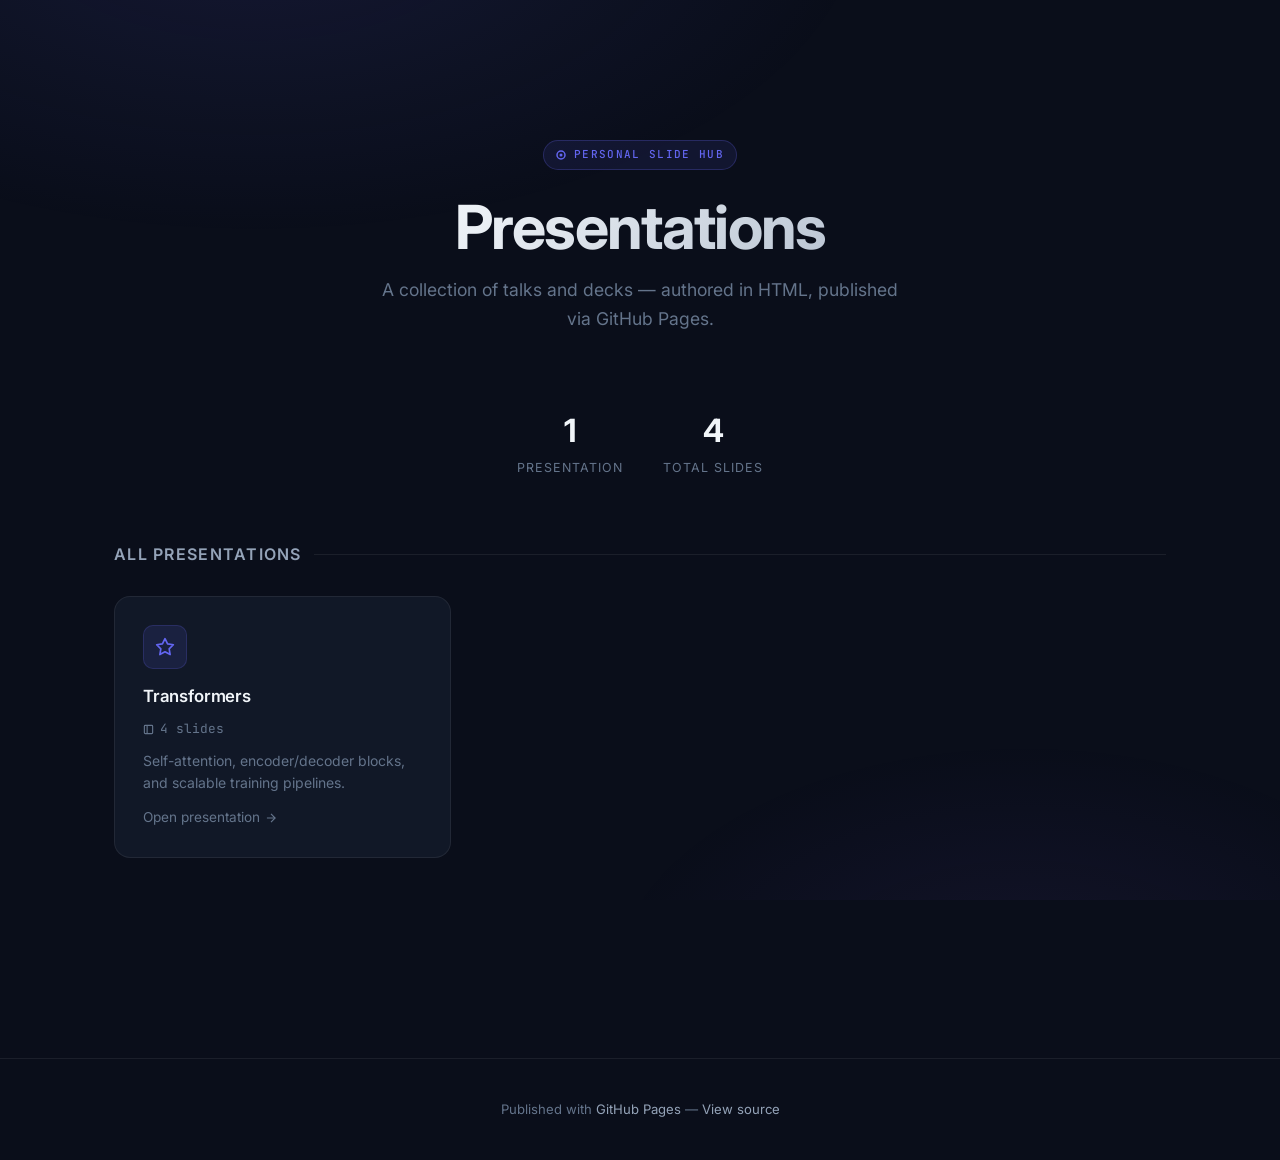
<file: index.html>
<!doctype html>
<html lang="en">
<head>
  <meta charset="utf-8">
  <meta name="viewport" content="width=device-width,initial-scale=1">
  <title>Presentations</title>
  <link rel="preconnect" href="https://fonts.googleapis.com">
  <link href="https://fonts.googleapis.com/css2?family=Inter:wght@400;500;600;700&family=JetBrains+Mono:wght@400;500&display=swap" rel="stylesheet">
  <style>
    *, *::before, *::after { box-sizing: border-box; margin: 0; padding: 0; }

    :root {
      --bg: #0a0e1a;
      --surface: #111827;
      --surface-hover: #1a2035;
      --border: rgba(255,255,255,0.07);
      --accent: #6366f1;
      --accent-glow: rgba(99,102,241,0.25);
      --text: #f1f5f9;
      --text-muted: #64748b;
      --text-dim: #94a3b8;
    }

    body {
      font-family: 'Inter', system-ui, sans-serif;
      background: var(--bg);
      color: var(--text);
      min-height: 100vh;
      line-height: 1.6;
    }

    /* ── Background texture ── */
    body::before {
      content: '';
      position: fixed;
      inset: 0;
      background:
        radial-gradient(ellipse 80% 60% at 20% -10%, rgba(99,102,241,0.12) 0%, transparent 60%),
        radial-gradient(ellipse 60% 50% at 80% 110%, rgba(139,92,246,0.08) 0%, transparent 55%);
      pointer-events: none;
      z-index: 0;
    }

    .container {
      position: relative;
      z-index: 1;
      max-width: 1100px;
      margin: 0 auto;
      padding: 80px 24px 120px;
    }

    /* ── Hero ── */
    .hero {
      text-align: center;
      padding: 60px 0 72px;
    }

    .hero-eyebrow {
      display: inline-flex;
      align-items: center;
      gap: 8px;
      font-family: 'JetBrains Mono', monospace;
      font-size: 11px;
      font-weight: 500;
      letter-spacing: 0.12em;
      text-transform: uppercase;
      color: var(--accent);
      background: rgba(99,102,241,0.1);
      border: 1px solid rgba(99,102,241,0.25);
      padding: 5px 12px;
      border-radius: 100px;
      margin-bottom: 24px;
    }

    .hero-eyebrow svg { flex-shrink: 0; }

    .hero h1 {
      font-size: clamp(2.4rem, 6vw, 3.8rem);
      font-weight: 700;
      letter-spacing: -0.03em;
      line-height: 1.1;
      margin-bottom: 16px;
      background: linear-gradient(135deg, #f1f5f9 30%, #94a3b8 100%);
      -webkit-background-clip: text;
      -webkit-text-fill-color: transparent;
      background-clip: text;
    }

    .hero p {
      font-size: 1.1rem;
      color: var(--text-muted);
      max-width: 520px;
      margin: 0 auto;
    }

    /* ── Stats bar ── */
    .stats {
      display: flex;
      justify-content: center;
      gap: 40px;
      margin-bottom: 64px;
    }

    .stat { text-align: center; }
    .stat-value {
      font-size: 2rem;
      font-weight: 700;
      color: var(--text);
      letter-spacing: -0.03em;
    }
    .stat-label {
      font-size: 0.78rem;
      text-transform: uppercase;
      letter-spacing: 0.08em;
      color: var(--text-muted);
      margin-top: 2px;
    }

    /* ── Section header ── */
    .section-header {
      display: flex;
      align-items: center;
      gap: 12px;
      margin-bottom: 28px;
    }

    .section-header h2 {
      font-size: 1rem;
      font-weight: 600;
      color: var(--text-dim);
      text-transform: uppercase;
      letter-spacing: 0.08em;
    }

    .section-header::after {
      content: '';
      flex: 1;
      height: 1px;
      background: var(--border);
    }

    /* ── Grid ── */
    .grid {
      display: grid;
      grid-template-columns: repeat(auto-fill, minmax(280px, 1fr));
      gap: 20px;
    }

    .card {
      background: var(--surface);
      border: 1px solid var(--border);
      border-radius: 16px;
      padding: 28px;
      text-decoration: none;
      color: inherit;
      transition: transform 0.2s ease, border-color 0.2s ease, box-shadow 0.2s ease, background 0.2s ease;
      display: flex;
      flex-direction: column;
      gap: 10px;
      position: relative;
      overflow: hidden;
    }

    .card::before {
      content: '';
      position: absolute;
      inset: 0;
      border-radius: 16px;
      opacity: 0;
      background: radial-gradient(circle at 50% 0%, var(--accent-glow), transparent 70%);
      transition: opacity 0.3s ease;
    }

    .card:hover {
      transform: translateY(-3px);
      border-color: rgba(99,102,241,0.35);
      box-shadow: 0 8px 40px rgba(99,102,241,0.12), 0 2px 8px rgba(0,0,0,0.3);
      background: var(--surface-hover);
    }

    .card:hover::before { opacity: 1; }

    .card-icon {
      width: 44px;
      height: 44px;
      border-radius: 10px;
      background: rgba(99,102,241,0.12);
      border: 1px solid rgba(99,102,241,0.2);
      display: flex;
      align-items: center;
      justify-content: center;
      margin-bottom: 4px;
    }

    .card-icon svg { color: var(--accent); }

    .card-name {
      font-size: 1.05rem;
      font-weight: 600;
      color: var(--text);
      letter-spacing: -0.01em;
    }

    .card-meta {
      display: flex;
      align-items: center;
      gap: 6px;
      font-size: 0.8rem;
      color: var(--text-muted);
      font-family: 'JetBrains Mono', monospace;
    }

    .card-desc {
      font-size: 0.875rem;
      color: var(--text-muted);
      line-height: 1.55;
      flex: 1;
    }

    .card-arrow {
      margin-top: 4px;
      color: var(--text-muted);
      font-size: 0.85rem;
      display: flex;
      align-items: center;
      gap: 4px;
      transition: color 0.2s, gap 0.2s;
    }

    .card:hover .card-arrow {
      color: var(--accent);
      gap: 8px;
    }

    /* ── Empty state ── */
    .empty {
      text-align: center;
      padding: 60px 20px;
      color: var(--text-muted);
    }

    /* ── Footer ── */
    footer {
      position: relative;
      z-index: 1;
      text-align: center;
      padding: 40px 24px;
      border-top: 1px solid var(--border);
      color: var(--text-muted);
      font-size: 0.82rem;
      margin-top: 80px;
    }

    footer a { color: var(--text-dim); text-decoration: none; }
    footer a:hover { color: var(--accent); }

    /* ── Responsive ── */
    @media (max-width: 600px) {
      .hero { padding: 40px 0 56px; }
      .stats { gap: 24px; }
      .stat-value { font-size: 1.6rem; }
    }
  </style>
</head>
<body>
  <div class="container">
    <!-- Hero -->
    <section class="hero">
      <div class="hero-eyebrow">
        <svg width="10" height="10" viewBox="0 0 10 10" fill="none">
          <circle cx="5" cy="5" r="4" stroke="currentColor" stroke-width="1.5"/>
          <circle cx="5" cy="5" r="1.5" fill="currentColor"/>
        </svg>
        Personal Slide Hub
      </div>
      <h1>Presentations</h1>
      <p>A collection of talks and decks — authored in HTML, published via GitHub Pages.</p>
    </section>

    <!-- Stats -->
    <div class="stats">
      <div class="stat">
        <div class="stat-value" id="count">—</div>
        <div class="stat-label">Presentation<span id="plural"></span></div>
      </div>
      <div class="stat">
        <div class="stat-value" id="slides-count">—</div>
        <div class="stat-label">Total Slide<span id="slides-plural"></span></div>
      </div>
    </div>

    <!-- Grid -->
    <div class="section-header"><h2>All Presentations</h2></div>
    <div class="grid" id="grid"></div>

    <!-- Empty state -->
    <div class="empty" id="empty" style="display:none">
      <p>No presentations yet. Add a folder to <code>presentations/</code> and push to main.</p>
    </div>
  </div>

  <footer>
    Published with <a href="https://pages.github.com">GitHub Pages</a> &mdash;
    <a href="https://github.com/jakobgetz/presentations">View source</a>
  </footer>

  <script>
    const presentations = [
      {
        name: 'Transformers',
        desc: 'Self-attention, encoder/decoder blocks, and scalable training pipelines.',
        icon: `<svg width="20" height="20" viewBox="0 0 24 24" fill="none" stroke="currentColor" stroke-width="2" stroke-linecap="round" stroke-linejoin="round"><polygon points="12 2 15.09 8.26 22 9.27 17 14.14 18.18 21.02 12 17.77 5.82 21.02 7 14.14 2 9.27 8.91 8.26 12 2"/></svg>`,
        href: 'presentations/transformers/',
        slides: 4
      }
    ];

    function render() {
      const grid = document.getElementById('grid');
      const empty = document.getElementById('empty');
      const countEl = document.getElementById('count');
      const slidesCountEl = document.getElementById('slides-count');
      const plural = document.getElementById('plural');
      const slidesPlural = document.getElementById('slides-plural');

      countEl.textContent = presentations.length;
      plural.textContent = presentations.length !== 1 ? 's' : '';
      const totalSlides = presentations.reduce((s, p) => s + (p.slides || 0), 0);
      slidesCountEl.textContent = totalSlides;
      slidesPlural.textContent = totalSlides !== 1 ? 's' : '';

      if (!presentations.length) {
        grid.style.display = 'none';
        empty.style.display = 'block';
        return;
      }

      grid.innerHTML = presentations.map(p => `
        <a href="${p.href}" class="card">
          <div class="card-icon">${p.icon}</div>
          <div class="card-name">${p.name}</div>
          <div class="card-meta">
            <svg width="11" height="11" viewBox="0 0 24 24" fill="none" stroke="currentColor" stroke-width="2.5"><rect x="3" y="3" width="18" height="18" rx="2"/><line x1="9" y1="3" x2="9" y2="21"/></svg>
            ${p.slides || '?'} slides
          </div>
          <div class="card-desc">${p.desc}</div>
          <div class="card-arrow">
            Open presentation
            <svg width="14" height="14" viewBox="0 0 24 24" fill="none" stroke="currentColor" stroke-width="2"><line x1="5" y1="12" x2="19" y2="12"/><polyline points="12 5 19 12 12 19"/></svg>
          </div>
        </a>
      `).join('');
    }

    render();
  </script>
</body>
</html>
</file>
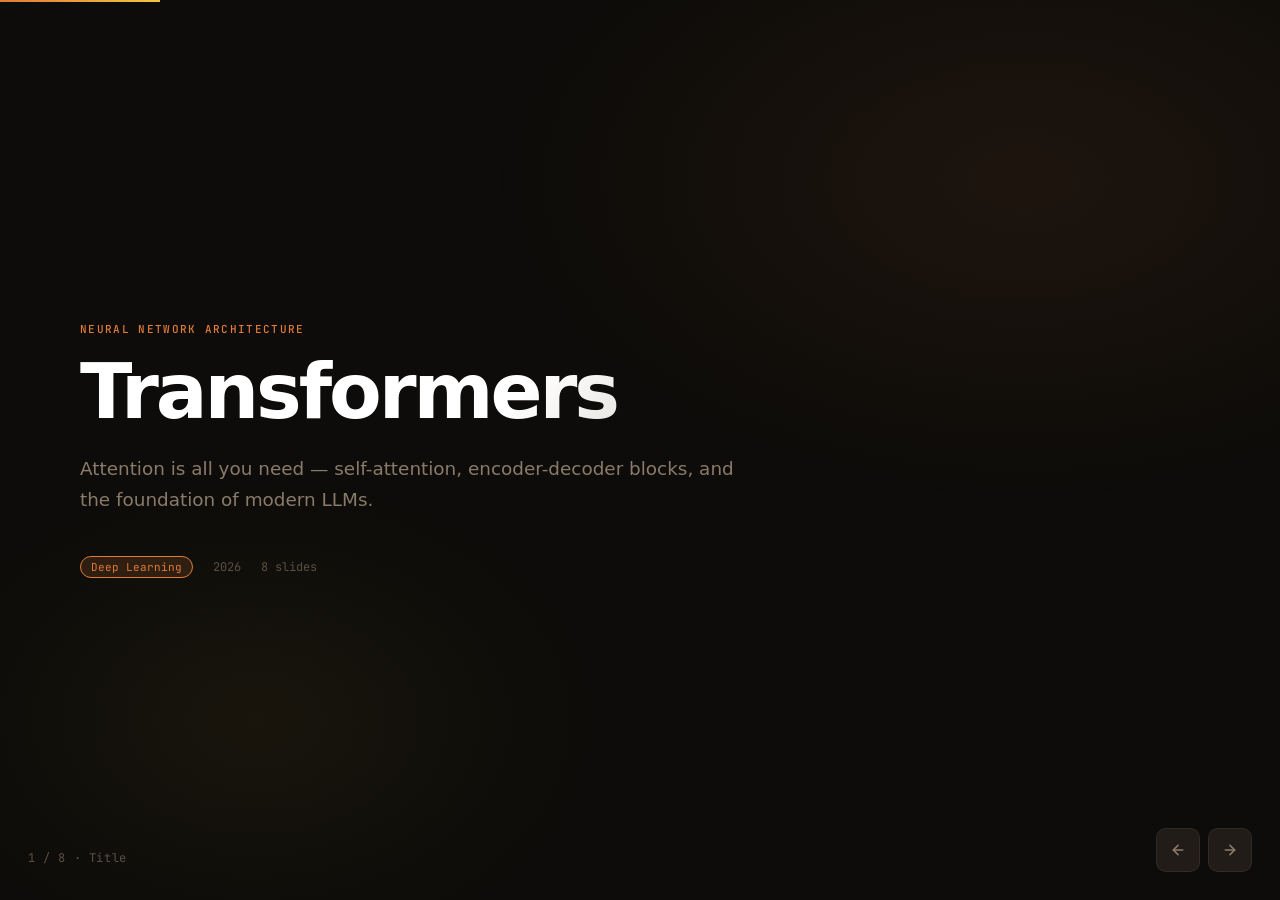
<file: presentations/transformers/index.html>
<!doctype html>
<html lang="en">
<head>
  <meta charset="utf-8">
  <meta name="viewport" content="width=device-width,initial-scale=1">
  <title>Transformers — Presentation</title>
  <link rel="stylesheet" href="style.css">
  <link rel="preconnect" href="https://fonts.googleapis.com">
  <link href="https://fonts.googleapis.com/css2?family=Inter:wght@400;500;600;700&family=JetBrains+Mono:wght@400;500&display=swap" rel="stylesheet">
</head>
<body>

  <!-- Progress bar -->
  <div class="progress-bar" id="progress"></div>

  <!-- Slides -->
  <div class="slides-wrapper">

    <!-- Slide 1: Title -->
    <section class="slide title-slide active" data-title="Title">
      <div class="slide-label">Neural Network Architecture</div>
      <h1>Transformers</h1>
      <p>Attention is all you need — self-attention, encoder-decoder blocks, and the foundation of modern LLMs.</p>
      <div class="title-meta">
        <span class="tag">Deep Learning</span>
        <span>2026</span>
        <span>8 slides</span>
      </div>
    </section>

    <!-- Slide 2: Embeddings (interactive) -->
    <section class="slide" data-title="Embeddings">
      <div class="slide-label">Section 1 — Tokenization</div>
      <h2>Embeddings: Words in a Geometric World</h2>
      <div class="embed-layout">
        <!-- Left: content -->
        <div class="embed-left">
          <ul class="bullet-list">
            <li>A <strong>word embedding</strong> maps each token to a dense vector in ℝ<sup>d</sup> — capturing meaning through geometry.</li>
            <li>Similar words land <strong>near each other</strong>. "Cat" and "dog" cluster; "run" and "swim" cluster.</li>
            <li><strong>Vector arithmetic</strong> captures relationships: <code>king − man + woman ≈ queen</code></li>
            <li><strong>Positional encoding</strong> adds absolute position via sin/cos functions — the model knows <em>where</em> each token is.</li>
          </ul>
          <div class="callout">
            Hover over any dot in the map — you'll see its nearest neighbors in embedding space.
          </div>
          <div class="vec-arith">
            <div class="vec-label">Try it: click any dot to reveal its nearest neighbors</div>
          </div>
        </div>
        <!-- Right: interactive 2D embedding map -->
        <div class="embed-right">
          <div class="emap-header">
            <span class="emap-title">2D Embedding Space</span>
            <span class="emap-sub">trained representation, projected to 2D</span>
          </div>
          <div class="emap-container" id="emap">
            <canvas id="emap-canvas"></canvas>
            <div class="emap-tooltip" id="emap-tooltip"></div>
          </div>
        </div>
      </div>
    </section>

    <!-- Slide 3: Self-Attention -->
    <section class="slide" data-title="Self-Attention">
      <div class="slide-label">Section 2 — Core Mechanism</div>
      <h2>Self-Attention: Context Through Queries &amp; Keys</h2>
      <div class="two-col">
        <div>
          <ul class="bullet-list">
            <li>Every token emits a <strong>query</strong> (what am I looking for?) and receives <strong>keys</strong> (what do I contain?) from all other tokens.</li>
            <li>Attention score: <code>score(q, k) = q · k / √d<sub>k</sub></code></li>
            <li>Softmax over all scores yields a weighted sum of <strong>values</strong> (<code>v</code>) — the attended output.</li>
            <li>All in parallel: matrix operations <code>Q = XW<sub>Q</sub>,  K = XW<sub>K</sub>,  V = XW<sub>V</sub></code></li>
          </ul>
          <div class="callout">
            Scaled dot-product prevents vanishing gradients in high-dimensional projections.
          </div>
        </div>
        <div class="diagram">
          <div class="diagram-row">
            <div class="diagram-label">Q · K<sup>T</sup></div>
            <div class="diagram-box">Attention scores</div>
          </div>
          <div class="diagram-row">
            <div class="diagram-label">softmax</div>
            <div class="diagram-box highlight">Probability distribution</div>
          </div>
          <div class="diagram-row">
            <div class="diagram-label">× V</div>
            <div class="diagram-box">Weighted context vectors</div>
          </div>
          <div style="text-align:center;margin-top:14px;font-size:11px;font-family:var(--font-mono);color:var(--text-dim)">
            Output = softmax(QK<sup>T</sup>/√d) · V
          </div>
        </div>
      </div>
    </section>

    <!-- Slide 4: Multi-Head Attention -->
    <section class="slide" data-title="Multi-Head Attention">
      <div class="slide-label">Section 3 — Parallel Attention</div>
      <h2>Multi-Head Attention</h2>
      <p>Run multiple attention heads in parallel, each with its own <code>W<sub>Q</sub>, W<sub>K</sub>, W<sub>V</sub></code> — then concatenate and project.</p>
      <div class="content-grid triple" style="margin-top:28px">
        <div class="content-card">
          <div class="card-num">01</div>
          <h3>Split into h heads</h3>
          <p>Each head operates on a reduced dimension <code>d<sub>h</sub> = d / h</code>, keeping total compute manageable.</p>
        </div>
        <div class="content-card">
          <div class="card-num">02</div>
          <h3>Attend in parallel</h3>
          <p>Heads independently compute attention, capturing different relational patterns — syntax, coreference, semantics.</p>
        </div>
        <div class="content-card">
          <div class="card-num">03</div>
          <h3>Concat &amp; project</h3>
          <p><code>Output = W<sup>O</sup> · concat(head<sub>1</sub>, …, head<sub>h</sub>)</code> — linear projection back to <code>d</code>.</p>
        </div>
      </div>
      <div class="callout" style="margin-top:24px">
        Different heads learn different attention patterns — some focus on local context, others on distant dependencies.
      </div>
    </section>

    <!-- Slide 5: Feed-Forward & Residuals -->
    <section class="slide" data-title="FFN & Residuals">
      <div class="slide-label">Section 4 — Per-Layer Components</div>
      <h2>Feed-Forward &amp; Residual Connections</h2>
      <div class="two-col">
        <div>
          <ul class="bullet-list">
            <li><strong>FFN</strong> — two linear layers with <code>GELU</code> activation: <code>FFN(x) = GELU(xW<sub>1</sub>)W<sub>2</sub></code>. Applies non-linearity to each token independently.</li>
            <li><strong>Residual connection</strong>: <code>x ← x + Sublayer(x)</code> — enables gradient flow and trains deep networks reliably.</li>
            <li><strong>LayerNorm</strong>: <code>y = (x − μ) / √(σ² + ε) ⊙ γ + β</code> — stabilizes training by normalizing activations per token.</li>
          </ul>
        </div>
        <div class="diagram">
          <div style="font-size:11px;font-family:var(--font-mono);color:var(--text-dim);margin-bottom:12px">Per Transformer Block:</div>
          <div class="diagram-row">
            <div class="diagram-label">Input x</div>
            <div class="diagram-box">d-dimensional</div>
          </div>
          <div class="diagram-row">
            <div class="diagram-label">+ Sublayer</div>
            <div class="diagram-box highlight">Multi-Head Attention or FFN</div>
          </div>
          <div class="diagram-row">
            <div class="diagram-label">LayerNorm</div>
            <div class="diagram-box">normalize(x + sublayer)</div>
          </div>
          <div class="diagram-row">
            <div class="diagram-label">× Skip</div>
            <div class="diagram-box">residual added above</div>
          </div>
        </div>
      </div>
    </section>

    <!-- Slide 6: Encoder-Decoder -->
    <section class="slide" data-title="Encoder-Decoder">
      <div class="slide-label">Section 5 — Architecture</div>
      <h2>Encoder-Decoder Architecture</h2>
      <div class="two-col">
        <div>
          <ul class="bullet-list">
            <li><strong>Encoder</strong> — N identical layers. Each has <strong>Multi-Head Self-Attention</strong> + FFN with residual &amp; LayerNorm. Sees the full input sequence.</li>
            <li><strong>Decoder</strong> — N identical layers. Each has <strong>Masked</strong> Self-Attention (can't see future) + Encoder-Decoder Cross-Attention + FFN.</li>
            <li><strong>Cross-attention</strong>: queries come from decoder; keys &amp; values come from encoder output — aligns decoding to source representation.</li>
          </ul>
          <div class="callout" style="margin-top:16px">
            The original Transformer: 6 encoder layers, 6 decoder layers, <code>d<sub>model</sub>=512</code>.
          </div>
        </div>
        <div style="display:flex;flex-direction:column;gap:16px">
          <div class="content-card">
            <div class="card-num">ENCODER</div>
            <h3>Input embedding → Pos enc</h3>
            <p style="font-size:13px;color:var(--text-dim);margin-top:6px">
              ↓<br>
              [×N] Self-Attn → FFN → +Skip → Norm<br>
              ↓<br>
              Context vectors (K, V) for decoder
            </p>
          </div>
          <div class="content-card">
            <div class="card-num">DECODER</div>
            <h3>Target tokens → Pos enc</h3>
            <p style="font-size:13px;color:var(--text-dim);margin-top:6px">
              ↓<br>
              [×N] Masked Attn → Cross-Attn (↕ encoder) → FFN<br>
              ↓<br>
              Linear → Softmax → next token
            </p>
          </div>
        </div>
      </div>
    </section>

    <!-- Slide 7: Training & Scaling -->
    <section class="slide" data-title="Training">
      <div class="slide-label">Section 6 — Training</div>
      <h2>Training &amp; Scaling</h2>
      <div class="content-grid" style="margin-top:16px">
        <div class="content-card">
          <div class="card-num">01 — Objective</div>
          <h3>Causal Language Modeling</h3>
          <p>Predict the next token given the prefix. Minimize cross-entropy loss over the training corpus. Teacher forcing during training.</p>
        </div>
        <div class="content-card">
          <div class="card-num">02 — Optimization</div>
          <h3>AdamW + Warmup</h3>
          <p>AdamW with weight decay (decouples L2 from momentum). Learning rate warmup for <code>warmup_steps</code> then inverse-square-root decay.</p>
        </div>
        <div class="content-card">
          <div class="card-num">03 — Scaling</div>
          <h3>Power Law Scaling</h3>
          <p>Loss ∝ N<sup>−0.07</sup> · C<sup>−0.076</sup> · D<sup>−0.057</sup> (Kaplan et al.). Bigger models + more data + more compute = better performance.</p>
        </div>
        <div class="content-card">
          <div class="card-num">04 — Key Insight</div>
          <h3>More Compute Wins</h3>
          <p>GPT-3 (175B params), PaLM (540B), Llama 3 (405B). The transformer architecture scales predictably with compute budget.</p>
        </div>
      </div>
    </section>

    <!-- Slide 8: Summary -->
    <section class="slide" data-title="Summary">
      <div class="slide-label">Wrap-up</div>
      <h2>Summary</h2>
      <div class="summary-grid">
        <div class="summary-card">
          <div class="s-num">01</div>
          <h3>Embeddings + Positional Encoding</h3>
          <p>Tokens become dense vectors; position is encoded so order matters.</p>
        </div>
        <div class="summary-card">
          <div class="s-num">02</div>
          <h3>Scaled Dot-Product Attention</h3>
          <p>Query-key-value projections compute contextual representations in parallel.</p>
        </div>
        <div class="summary-card">
          <div class="s-num">03</div>
          <h3>Multi-Head Attention</h3>
          <p>Multiple heads capture different relationship types simultaneously.</p>
        </div>
        <div class="summary-card">
          <div class="s-num">04</div>
          <h3>FFN + Residuals + LayerNorm</h3>
          <p>Each block is residualized; normalization stabilizes deep networks.</p>
        </div>
        <div class="summary-card">
          <div class="s-num">05</div>
          <h3>Encoder-Decoder</h3>
          <p>Encoder builds context; decoder attends to it autoregressively.</p>
        </div>
        <div class="summary-card">
          <div class="s-num">06</div>
          <h3>Scaling Laws</h3>
          <p>Performance improves predictably with model size, data, and compute.</p>
        </div>
      </div>
      <div class="callout" style="margin-top:24px">
        Reference: <strong>Vaswani et al., "Attention Is All You Need"</strong>, NeurIPS 2017.
      </div>
    </section>

  </div>

  <!-- Lower-RIGHT nav -->
  <nav class="nav-panel" id="nav-panel" aria-label="Slide navigation">
    <button class="nav-btn" id="prev" title="Previous (←)" aria-label="Previous slide">
      <svg width="16" height="16" viewBox="0 0 24 24" fill="none" stroke="currentColor" stroke-width="2.5" stroke-linecap="round" stroke-linejoin="round">
        <line x1="19" y1="12" x2="5" y2="12"/><polyline points="12 19 5 12 12 5"/>
      </svg>
    </button>
    <button class="nav-btn" id="next" title="Next (→)" aria-label="Next slide">
      <svg width="16" height="16" viewBox="0 0 24 24" fill="none" stroke="currentColor" stroke-width="2.5" stroke-linecap="round" stroke-linejoin="round">
        <line x1="5" y1="12" x2="19" y2="12"/><polyline points="12 5 19 12 12 19"/>
      </svg>
    </button>
  </nav>

  <!-- Slide counter -->
  <div class="counter" id="counter" aria-live="polite"></div>

  <script src="script.js"></script>
</body>
</html>
</file>
<file: presentations/transformers/style.css>
/* ── Reset & Variables ── */
*, *::before, *::after { box-sizing: border-box; margin: 0; padding: 0; }

:root {
  --bg:           #0d0c0a;
  --surface:      #181412;
  --surface-2:    #211c18;
  --border:       rgba(255,220,180,0.08);
  --accent:       #e07b39;
  --accent-dim:   rgba(224,123,57,0.15);
  --accent-glow:  rgba(224,123,57,0.25);
  --text:         #f0e6d3;
  --text-muted:   #8a7a68;
  --text-dim:     #5a4f44;
  --amber:        #f5c542;
  --amber-dim:    rgba(245,197,66,0.12);
  --radius:       14px;
  --font:         system-ui, -apple-system, 'Segoe UI', sans-serif;
  --font-mono:    'JetBrains Mono', 'Fira Code', 'Cascadia Code', monospace;
}

html, body {
  height: 100%;
  overflow: hidden;
  background: var(--bg);
  color: var(--text);
  font-family: var(--font);
}

/* ── Slide frame ── */
.slides-wrapper {
  position: fixed;
  inset: 0;
  display: flex;
  align-items: stretch;
}

/* ── Nav panel — LOWER RIGHT ── */
.nav-panel {
  position: fixed;
  bottom: 28px;
  right: 28px;
  z-index: 100;
  display: flex;
  flex-direction: row;
  gap: 8px;
}

/* ── Progress bar at top ── */
.progress-bar {
  position: fixed;
  top: 0;
  left: 0;
  height: 2px;
  background: linear-gradient(90deg, var(--accent), var(--amber));
  z-index: 200;
  transition: width 0.35s cubic-bezier(0.4, 0, 0.2, 1);
}

/* ── Slide counter bottom-left ── */
.counter {
  position: fixed;
  bottom: 34px;
  left: 28px;
  z-index: 100;
  font-family: var(--font-mono);
  font-size: 12px;
  color: var(--text-dim);
  letter-spacing: 0.05em;
}

/* ── Nav buttons ── */
.nav-btn {
  width: 44px;
  height: 44px;
  background: var(--surface-2);
  border: 1px solid var(--border);
  border-radius: 10px;
  color: var(--text-muted);
  cursor: pointer;
  display: flex;
  align-items: center;
  justify-content: center;
  transition: background 0.18s, color 0.18s, border-color 0.18s, box-shadow 0.18s;
}

.nav-btn:hover {
  background: var(--accent-dim);
  border-color: var(--accent);
  color: var(--accent);
  box-shadow: 0 0 18px var(--accent-glow);
}

.nav-btn:active { transform: scale(0.95); }
.nav-btn svg { display: block; }

/* ── Slides ── */
.slide {
  position: absolute;
  inset: 0;
  display: flex;
  flex-direction: column;
  justify-content: center;
  padding: 60px 80px;
  overflow: hidden;
  opacity: 0;
  pointer-events: none;
  transition: opacity 0.4s ease;
}

.slide.active { opacity: 1; pointer-events: auto; }

/* ── Typography helpers ── */
.slide-label {
  font-family: var(--font-mono);
  font-size: 11px;
  font-weight: 500;
  letter-spacing: 0.12em;
  text-transform: uppercase;
  color: var(--accent);
  margin-bottom: 16px;
}

.slide h1 {
  font-size: clamp(2.8rem, 6vw, 5rem);
  font-weight: 700;
  letter-spacing: -0.04em;
  line-height: 1.05;
  color: var(--text);
  margin-bottom: 20px;
}

.slide h2 {
  font-size: clamp(1.8rem, 3.5vw, 2.8rem);
  font-weight: 700;
  letter-spacing: -0.03em;
  line-height: 1.1;
  color: var(--text);
  margin-bottom: 20px;
}

.slide p {
  font-size: 1.15rem;
  line-height: 1.7;
  color: var(--text-muted);
  max-width: 680px;
}

.slide .sub {
  font-size: 1rem;
  color: var(--text-dim);
  margin-top: 12px;
}

/* ── Title slide ── */
.title-slide {
  background:
    radial-gradient(ellipse 70% 60% at 80% 20%, rgba(224,123,57,0.08) 0%, transparent 60%),
    radial-gradient(ellipse 50% 50% at 20% 80%, rgba(245,197,66,0.05) 0%, transparent 55%);
}

.title-slide h1 {
  background: linear-gradient(135deg, #fff 40%, var(--text-muted) 100%);
  -webkit-background-clip: text;
  -webkit-text-fill-color: transparent;
  background-clip: text;
}

.title-slide .title-meta {
  margin-top: 40px;
  display: flex;
  align-items: center;
  gap: 20px;
}

.title-slide .title-meta span {
  font-family: var(--font-mono);
  font-size: 12px;
  color: var(--text-dim);
}

.title-slide .title-meta .tag {
  background: var(--accent-dim);
  border: 1px solid var(--accent);
  color: var(--accent);
  padding: 3px 10px;
  border-radius: 100px;
  font-size: 11px;
}

/* ── Content slide helpers ── */
.content-grid {
  display: grid;
  grid-template-columns: 1fr 1fr;
  gap: 24px;
  align-items: start;
  margin-top: 8px;
}

.content-grid.triple { grid-template-columns: repeat(3, 1fr); }

.content-card {
  background: var(--surface);
  border: 1px solid var(--border);
  border-radius: var(--radius);
  padding: 24px;
  transition: border-color 0.2s;
}

.content-card:hover { border-color: rgba(224,123,57,0.25); }

.content-card .card-num {
  font-family: var(--font-mono);
  font-size: 10px;
  color: var(--accent);
  letter-spacing: 0.1em;
  margin-bottom: 10px;
}

.content-card h3 {
  font-size: 1rem;
  font-weight: 600;
  color: var(--text);
  margin-bottom: 8px;
}

.content-card p {
  font-size: 0.88rem;
  color: var(--text-muted);
  line-height: 1.6;
}

.content-card code {
  font-family: var(--font-mono);
  font-size: 0.82rem;
  background: var(--surface-2);
  border: 1px solid var(--border);
  padding: 2px 7px;
  border-radius: 5px;
  color: var(--amber);
}

/* ── Diagram boxes ── */
.diagram {
  background: var(--surface);
  border: 1px solid var(--border);
  border-radius: var(--radius);
  padding: 28px;
  font-size: 0.9rem;
}

.diagram-row {
  display: flex;
  align-items: center;
  gap: 12px;
  padding: 10px 0;
  border-bottom: 1px solid var(--border);
}

.diagram-row:last-child { border-bottom: none; }

.diagram-label {
  font-family: var(--font-mono);
  font-size: 11px;
  color: var(--text-dim);
  width: 100px;
  flex-shrink: 0;
}

.diagram-box {
  flex: 1;
  background: var(--surface-2);
  border: 1px solid var(--border);
  border-radius: 8px;
  padding: 10px 16px;
  color: var(--text-muted);
  font-size: 0.85rem;
}

.diagram-box.highlight {
  border-color: var(--accent);
  background: var(--accent-dim);
  color: var(--text);
}

/* ── Bullet list ── */
.bullet-list {
  list-style: none;
  display: flex;
  flex-direction: column;
  gap: 14px;
  margin-top: 8px;
}

.bullet-list li {
  display: flex;
  align-items: flex-start;
  gap: 14px;
  font-size: 1.05rem;
  color: var(--text-muted);
  line-height: 1.5;
}

.bullet-list li::before {
  content: '';
  width: 6px;
  height: 6px;
  border-radius: 50%;
  background: var(--accent);
  margin-top: 8px;
  flex-shrink: 0;
}

.bullet-list strong { color: var(--text); font-weight: 600; }

.bullet-list code {
  font-family: var(--font-mono);
  font-size: 0.85em;
  background: var(--surface-2);
  border: 1px solid var(--border);
  padding: 1px 6px;
  border-radius: 4px;
  color: var(--amber);
}

/* ── Two-column layout ── */
.two-col {
  display: grid;
  grid-template-columns: 1fr 1fr;
  gap: 40px;
  align-items: start;
  margin-top: 8px;
}

/* ── Callout ── */
.callout {
  background: var(--surface);
  border-left: 3px solid var(--accent);
  padding: 16px 20px;
  border-radius: 0 var(--radius) var(--radius) 0;
  margin-top: 16px;
  font-size: 0.95rem;
  color: var(--text-muted);
  line-height: 1.6;
}

.callout code {
  font-family: var(--font-mono);
  font-size: 0.88em;
  background: var(--surface-2);
  padding: 1px 6px;
  border-radius: 4px;
  color: var(--amber);
}

/* ── Summary grid ── */
.summary-grid {
  display: grid;
  grid-template-columns: repeat(auto-fill, minmax(220px, 1fr));
  gap: 16px;
  margin-top: 12px;
}

.summary-card {
  background: var(--surface);
  border: 1px solid var(--border);
  border-radius: var(--radius);
  padding: 20px;
}

.summary-card .s-num {
  font-family: var(--font-mono);
  font-size: 10px;
  color: var(--text-dim);
  margin-bottom: 8px;
}

.summary-card h3 {
  font-size: 0.92rem;
  font-weight: 600;
  color: var(--text);
  margin-bottom: 6px;
}

.summary-card p {
  font-size: 0.82rem;
  color: var(--text-muted);
  line-height: 1.5;
}

/* ══════════════════════════════════════════
   EMBEDDINGS SLIDE — Interactive Layout
══════════════════════════════════════════ */

.embed-layout {
  display: grid;
  grid-template-columns: 1fr 1fr;
  gap: 36px;
  align-items: start;
  margin-top: 16px;
  /* Let content determine height */
  height: auto;
}

.embed-left {
  display: flex;
  flex-direction: column;
}

.vec-arith {
  margin-top: 14px;
  padding: 12px 16px;
  background: var(--amber-dim);
  border: 1px solid rgba(245,197,66,0.2);
  border-radius: 8px;
}

.vec-label {
  font-family: var(--font-mono);
  font-size: 11px;
  color: rgba(245,197,66,0.8);
  letter-spacing: 0.03em;
}

/* ── Embedding map ── */
.embed-right {
  display: flex;
  flex-direction: column;
  /* height driven by emap-container's explicit height below */
  min-width: 0;
}

.emap-header {
  display: flex;
  align-items: baseline;
  gap: 10px;
  flex-shrink: 0;
}

.emap-title {
  font-family: var(--font-mono);
  font-size: 11px;
  font-weight: 500;
  letter-spacing: 0.1em;
  text-transform: uppercase;
  color: var(--text-dim);
}

.emap-sub {
  font-size: 11px;
  color: var(--text-dim);
  opacity: 0.6;
}

.emap-container {
  /* Explicit fixed-ish height so the canvas can size itself */
  height: 280px;
  width: 100%;
  position: relative;
  background: var(--surface);
  border: 1px solid var(--border);
  border-radius: var(--radius);
  overflow: hidden;
  cursor: crosshair;
  flex-shrink: 0;
}

#emap-canvas {
  width: 100%;
  height: 100%;
  display: block;
}

.emap-tooltip {
  position: absolute;
  pointer-events: none;
  background: var(--surface-2);
  border: 1px solid rgba(224,123,57,0.4);
  border-radius: 8px;
  padding: 8px 12px;
  font-family: var(--font-mono);
  font-size: 12px;
  color: var(--text);
  white-space: nowrap;
  opacity: 0;
  transition: opacity 0.15s;
  z-index: 10;
}

.emap-tooltip.visible { opacity: 1; }

.emap-tooltip .tt-word {
  font-weight: 600;
  color: var(--accent);
  font-size: 13px;
  display: block;
  margin-bottom: 4px;
}

.emap-tooltip .tt-neighbors {
  color: var(--text-muted);
  font-size: 11px;
  line-height: 1.5;
}

/* ── Responsive ── */
@media (max-width: 768px) {
  .slide { padding: 40px 28px; }
  .content-grid { grid-template-columns: 1fr; }
  .content-grid.triple { grid-template-columns: 1fr; }
  .two-col { grid-template-columns: 1fr; }
  .embed-layout { grid-template-columns: 1fr; height: auto; }
  .embed-right { height: 280px; }
}
</file>
